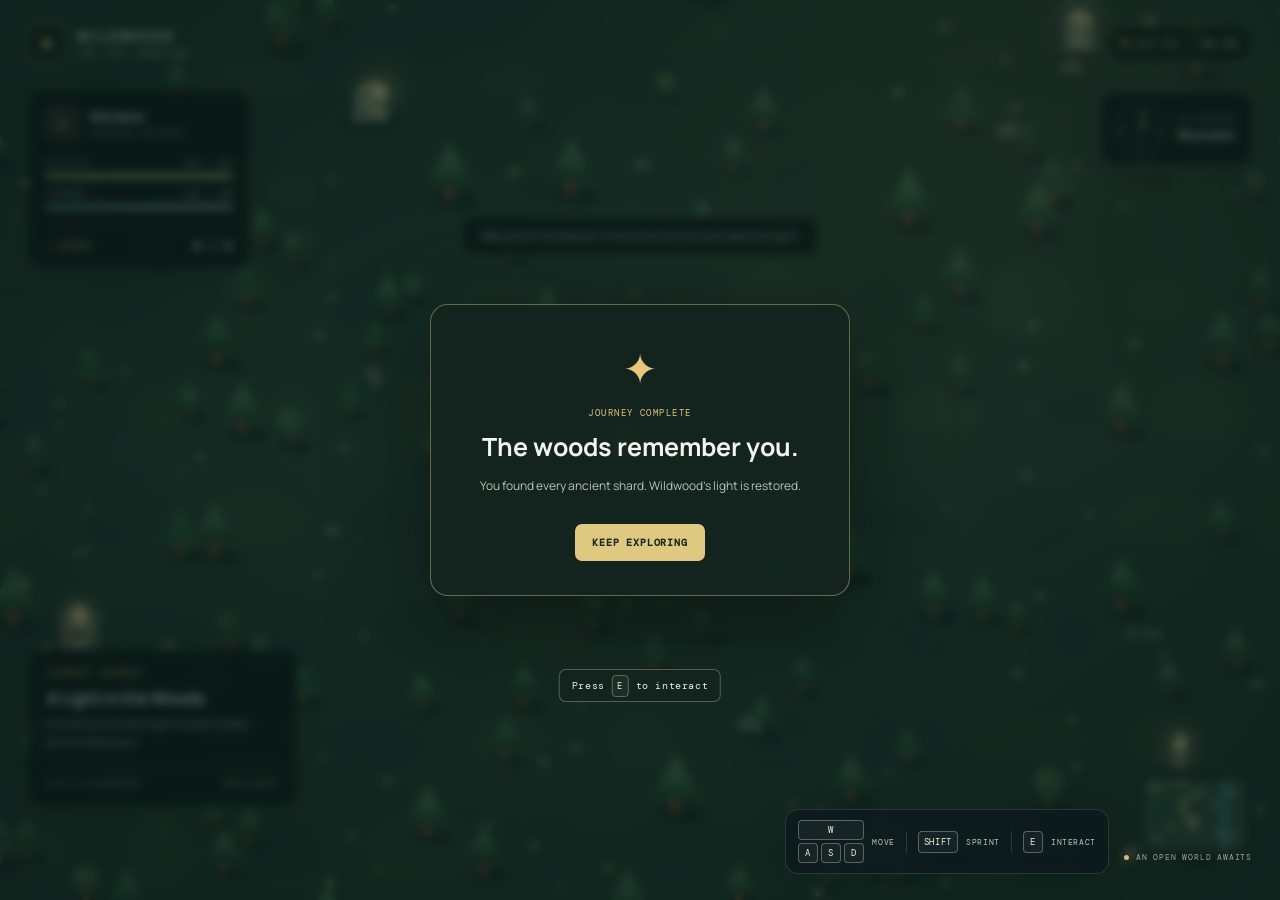
<file: index.html>
<!doctype html>
<html lang="en">
<head>
  <meta charset="utf-8">
  <meta name="viewport" content="width=device-width,initial-scale=1,maximum-scale=1,user-scalable=no">
  <meta name="theme-color" content="#101c2a">
  <title>Wildwood — Open World Adventure</title>
  <link rel="stylesheet" href="style.css">
</head>
<body>
  <main id="game-shell" aria-label="Wildwood open world adventure game">
    <canvas id="game" aria-label="Game world"></canvas>

    <header class="topbar">
      <div class="brand"><span class="brand-mark">✦</span><div><strong>WILDWOOD</strong><small>THE LOST FRONTIER</small></div></div>
      <div class="world-pill"><span class="pulse"></span><span id="world-time">DAY 01 · 08:00</span></div>
    </header>

    <section class="hud-left panel">
      <div class="player-row"><div class="avatar">✧</div><div class="player-meta"><strong>Wanderer</strong><small>FRONTIER EXPLORER</small></div></div>
      <div class="stat-label"><span>VITALITY</span><span id="health-text">100 / 100</span></div>
      <div class="bar"><i id="health-bar"></i></div>
      <div class="stat-label"><span>STAMINA</span><span id="stamina-text">100 / 100</span></div>
      <div class="bar stamina"><i id="stamina-bar"></i></div>
      <div class="inventory-line"><span>✦ SHARDS</span><strong id="shard-count">0 / 8</strong></div>
    </section>

    <section class="quest panel">
      <div class="quest-kicker">CURRENT JOURNEY</div>
      <h1 id="quest-title">A Light in the Woods</h1>
      <p id="quest-desc">Find 8 ancient light shards hidden across Wildwood.</p>
      <div class="quest-progress"><i id="quest-progress"></i></div>
      <div class="quest-foot"><span id="quest-progress-text">0 OF 8 DISCOVERED</span><span>MAIN QUEST</span></div>
    </section>

    <section class="compass panel" aria-label="Compass">
      <div class="compass-ring"><span class="north">N</span><span class="east">E</span><span class="south">S</span><span class="west">W</span><div class="needle"></div><div class="compass-dot"></div></div>
      <div class="compass-label">WILDERNESS<br><b id="region-name">Mossvale</b></div>
    </section>

    <section class="toast" id="toast" role="status"></section>
    <section class="center-message" id="center-message" hidden>
      <div class="win-card"><div class="win-symbol">✦</div><p class="eyebrow">JOURNEY COMPLETE</p><h2>The woods remember you.</h2><p>You found every ancient shard. Wildwood's light is restored.</p><button id="continue-btn">KEEP EXPLORING</button></div>
    </section>

    <footer class="bottom-hud">
      <div class="controls panel">
        <div class="key-group"><kbd>W</kbd><div><kbd>A</kbd><kbd>S</kbd><kbd>D</kbd></div></div>
        <span>MOVE</span><i class="control-divider"></i><kbd>SHIFT</kbd><span>SPRINT</span><i class="control-divider"></i><kbd>E</kbd><span>INTERACT</span>
      </div>
      <div class="mini-note"><span class="tiny-dot"></span> AN OPEN WORLD AWAITS</div>
    </footer>

    <div class="mobile-controls" aria-label="Touch controls">
      <div class="dpad">
        <button data-move="up" aria-label="Move up">▲</button>
        <div><button data-move="left" aria-label="Move left">◀</button><button data-move="down" aria-label="Move down">▼</button><button data-move="right" aria-label="Move right">▶</button></div>
      </div>
      <button id="sprint-touch" class="touch-action">SPRINT</button>
    </div>
    <div class="interaction-hint" id="interaction-hint" hidden>Press <kbd>E</kbd> to interact</div>
  </main>
  <script src="game.js"></script>
</body>
</html>
</file>
<file: style.css>
@import url('https://fonts.googleapis.com/css2?family=DM+Mono:wght@400;500&family=Manrope:wght@400;500;600;700;800&display=swap');
:root{color-scheme:dark;--ink:#f2f5ed;--muted:#9ba99f;--gold:#e6c77b;--glass:rgba(13,25,30,.78);--line:rgba(220,231,211,.14)}
*{box-sizing:border-box}html,body{margin:0;width:100%;height:100%;overflow:hidden;background:#182d2d;color:var(--ink);font-family:Manrope,system-ui,sans-serif}body{user-select:none;-webkit-user-select:none}#game-shell{position:relative;width:100vw;height:100dvh;overflow:hidden;background:#1c3430}canvas{display:block;width:100%;height:100%;image-rendering:auto}
.panel{background:var(--glass);border:1px solid var(--line);box-shadow:0 10px 35px #08151022;backdrop-filter:blur(13px);-webkit-backdrop-filter:blur(13px);border-radius:13px}
.topbar{position:absolute;left:28px;right:28px;top:24px;display:flex;align-items:center;justify-content:space-between;pointer-events:none}.brand{display:flex;align-items:center;gap:11px}.brand-mark{display:grid;place-items:center;width:38px;height:38px;border:1px solid #e6c77b88;border-radius:11px;color:var(--gold);font-size:23px;background:#132421bb}.brand strong{display:block;letter-spacing:.22em;font-size:13px;font-weight:800}.brand small{display:block;color:#c0c8b9;font:9px 'DM Mono',monospace;letter-spacing:.18em;margin-top:3px}.world-pill{font:10px 'DM Mono',monospace;letter-spacing:.12em;background:#12231dcc;border:1px solid var(--line);padding:10px 13px;border-radius:30px;display:flex;align-items:center;gap:9px}.pulse,.tiny-dot{display:inline-block;width:6px;height:6px;border-radius:50%;background:#d8c17e;box-shadow:0 0 12px #e6c77b99}
.hud-left{position:absolute;top:90px;left:28px;width:222px;padding:15px 16px}.player-row{display:flex;align-items:center;gap:10px;margin-bottom:18px}.avatar{width:34px;height:34px;display:grid;place-items:center;background:#d6c48a1c;border:1px solid #d6c48a55;border-radius:10px;color:var(--gold);font-size:20px}.player-meta strong{display:block;font-size:12px}.player-meta small{display:block;color:var(--muted);font:8px 'DM Mono',monospace;letter-spacing:.08em;margin-top:3px}.stat-label{display:flex;justify-content:space-between;font:8px 'DM Mono',monospace;color:#b9c6b9;letter-spacing:.08em;margin:11px 0 6px}.bar{height:4px;background:#ffffff18;border-radius:10px;overflow:hidden}.bar i{display:block;width:100%;height:100%;background:linear-gradient(90deg,#a6c68b,#d9df9b);border-radius:10px;transition:width .2s}.bar.stamina i{background:linear-gradient(90deg,#6cae9d,#a3d7b8)}.inventory-line{display:flex;justify-content:space-between;align-items:center;margin-top:17px;padding-top:12px;border-top:1px solid var(--line);font:9px 'DM Mono',monospace;color:var(--gold);letter-spacing:.08em}.inventory-line strong{color:#f4ecd4;font-size:11px}
.quest{position:absolute;left:28px;bottom:94px;width:270px;padding:17px 18px}.quest-kicker,.eyebrow{font:9px 'DM Mono',monospace;letter-spacing:.16em;color:var(--gold)}.quest h1{font-size:16px;line-height:1.3;margin:9px 0 6px;font-weight:700}.quest p{font-size:11px;line-height:1.65;color:#b9c5b9;margin:0 0 15px}.quest-progress{height:3px;background:#ffffff17;border-radius:9px;overflow:hidden}.quest-progress i{display:block;width:0;height:100%;background:var(--gold);transition:width .35s}.quest-foot{display:flex;justify-content:space-between;margin-top:9px;font:8px 'DM Mono',monospace;letter-spacing:.06em;color:#a9b6a8}.quest-foot span:last-child{color:#d9c987}
.compass{position:absolute;top:92px;right:28px;display:flex;align-items:center;gap:12px;padding:10px 13px}.compass-ring{width:51px;height:51px;border-radius:50%;border:1px solid #d6c98d66;position:relative;background:#142622aa}.compass-ring span{position:absolute;font:7px 'DM Mono',monospace;color:#c5cdbd}.north{top:4px;left:23px}.south{bottom:4px;left:23px}.east{right:5px;top:22px}.west{left:5px;top:22px}.needle{position:absolute;left:24px;top:10px;width:2px;height:15px;background:linear-gradient(#e6c77b 50%,#a8b5a2 50%);transform-origin:bottom center;transform:rotate(20deg);border-radius:2px}.compass-dot{position:absolute;width:4px;height:4px;background:#f4e9c6;border-radius:50%;left:23px;top:23px}.compass-label{font:8px 'DM Mono',monospace;line-height:1.8;letter-spacing:.12em;color:#9cae9f}.compass-label b{font-size:11px;letter-spacing:0;color:#f2f0dc}
.bottom-hud{position:absolute;right:28px;bottom:26px;display:flex;align-items:flex-end;gap:15px}.controls{display:flex;align-items:center;gap:8px;padding:10px 12px;font:8px 'DM Mono',monospace;letter-spacing:.08em;color:#bac5b9}.key-group{display:flex;flex-direction:column;gap:3px}.key-group>div{display:flex;gap:3px}.controls kbd,.interaction-hint kbd{font:9px 'DM Mono',monospace;color:#f3efd9;border:1px solid #dfe4cf55;background:#ffffff0a;border-radius:4px;padding:4px 5px;min-width:20px;text-align:center}.controls .key-group kbd{padding:3px 5px}.control-divider{width:1px;height:22px;background:var(--line);margin:0 3px}.mini-note{font:8px 'DM Mono',monospace;letter-spacing:.1em;color:#e1e6d1a8;display:flex;align-items:center;gap:7px;padding-bottom:12px}.tiny-dot{width:5px;height:5px}
.toast{position:absolute;top:24%;left:50%;transform:translate(-50%,-8px);background:#14251feF;border:1px solid #dfce8c55;padding:11px 17px;border-radius:8px;font-size:11px;letter-spacing:.02em;opacity:0;transition:opacity .25s,transform .25s;pointer-events:none;text-align:center;max-width:80vw}.toast.show{opacity:1;transform:translate(-50%,0)}.interaction-hint{position:absolute;left:50%;bottom:22%;transform:translateX(-50%);font:10px 'DM Mono',monospace;letter-spacing:.06em;color:#f3efd9;background:#14251fdc;padding:9px 12px;border:1px solid #e1d19455;border-radius:7px;white-space:nowrap}.center-message{position:absolute;inset:0;display:grid;place-items:center;background:#06141199;backdrop-filter:blur(5px);padding:20px}.win-card{width:min(420px,92vw);text-align:center;background:#14251ff2;border:1px solid #e4ce8d66;border-radius:18px;padding:34px 30px;box-shadow:0 30px 100px #0007}.win-symbol{font-size:42px;color:var(--gold);margin-bottom:10px}.win-card h2{font-size:25px;margin:10px 0}.win-card p:not(.eyebrow){font-size:12px;color:#b7c5b6;line-height:1.7}.win-card button{margin-top:15px;background:#dfc981;color:#1b2b22;border:0;padding:12px 17px;border-radius:7px;font:10px 'DM Mono',monospace;letter-spacing:.08em;font-weight:bold;cursor:pointer}.mobile-controls{display:none;position:absolute;left:18px;right:18px;bottom:20px;justify-content:space-between;align-items:flex-end;pointer-events:none}.mobile-controls button{pointer-events:auto;touch-action:none;border:1px solid #f2f1d655;background:#132820cc;color:#f2f1d9;border-radius:10px;width:42px;height:42px;font-size:14px}.dpad>button{display:block;margin:auto auto 4px}.dpad>div{display:flex;gap:4px}.mobile-controls .touch-action{width:auto;height:38px;padding:0 14px;font:9px 'DM Mono',monospace;letter-spacing:.08em}
@media(max-width:700px){.topbar{top:14px;left:14px;right:14px}.brand-mark{width:32px;height:32px}.brand strong{font-size:11px}.world-pill{font-size:8px;padding:8px 9px}.hud-left{top:61px;left:14px;width:166px;padding:10px 11px}.player-row{margin-bottom:10px}.avatar{width:28px;height:28px}.player-meta strong{font-size:10px}.player-meta small{font-size:7px}.stat-label{font-size:7px;margin:8px 0 5px}.inventory-line{margin-top:10px;padding-top:8px;font-size:8px}.compass{top:62px;right:14px;padding:7px 8px;gap:7px}.compass-ring{width:40px;height:40px}.north{left:18px}.south{left:18px}.needle{left:19px;top:7px}.compass-dot{left:18px;top:18px}.east{top:16px}.west{top:16px}.compass-label{font-size:7px}.compass-label b{font-size:9px}.quest{left:14px;bottom:100px;width:min(255px,calc(100vw - 28px));padding:12px 13px}.quest h1{font-size:14px;margin:7px 0 4px}.quest p{font-size:10px;margin-bottom:10px}.quest-foot{font-size:7px}.bottom-hud{display:none}.mobile-controls{display:flex}.toast{top:28%;font-size:10px}.interaction-hint{bottom:105px}.center-message{z-index:5}}
@media(min-width:701px) and (max-height:650px){.hud-left{top:78px}.quest{bottom:24px}.topbar{top:15px}.compass{top:78px}.controls{padding:7px 9px}.bottom-hud{bottom:14px}}
</file>
